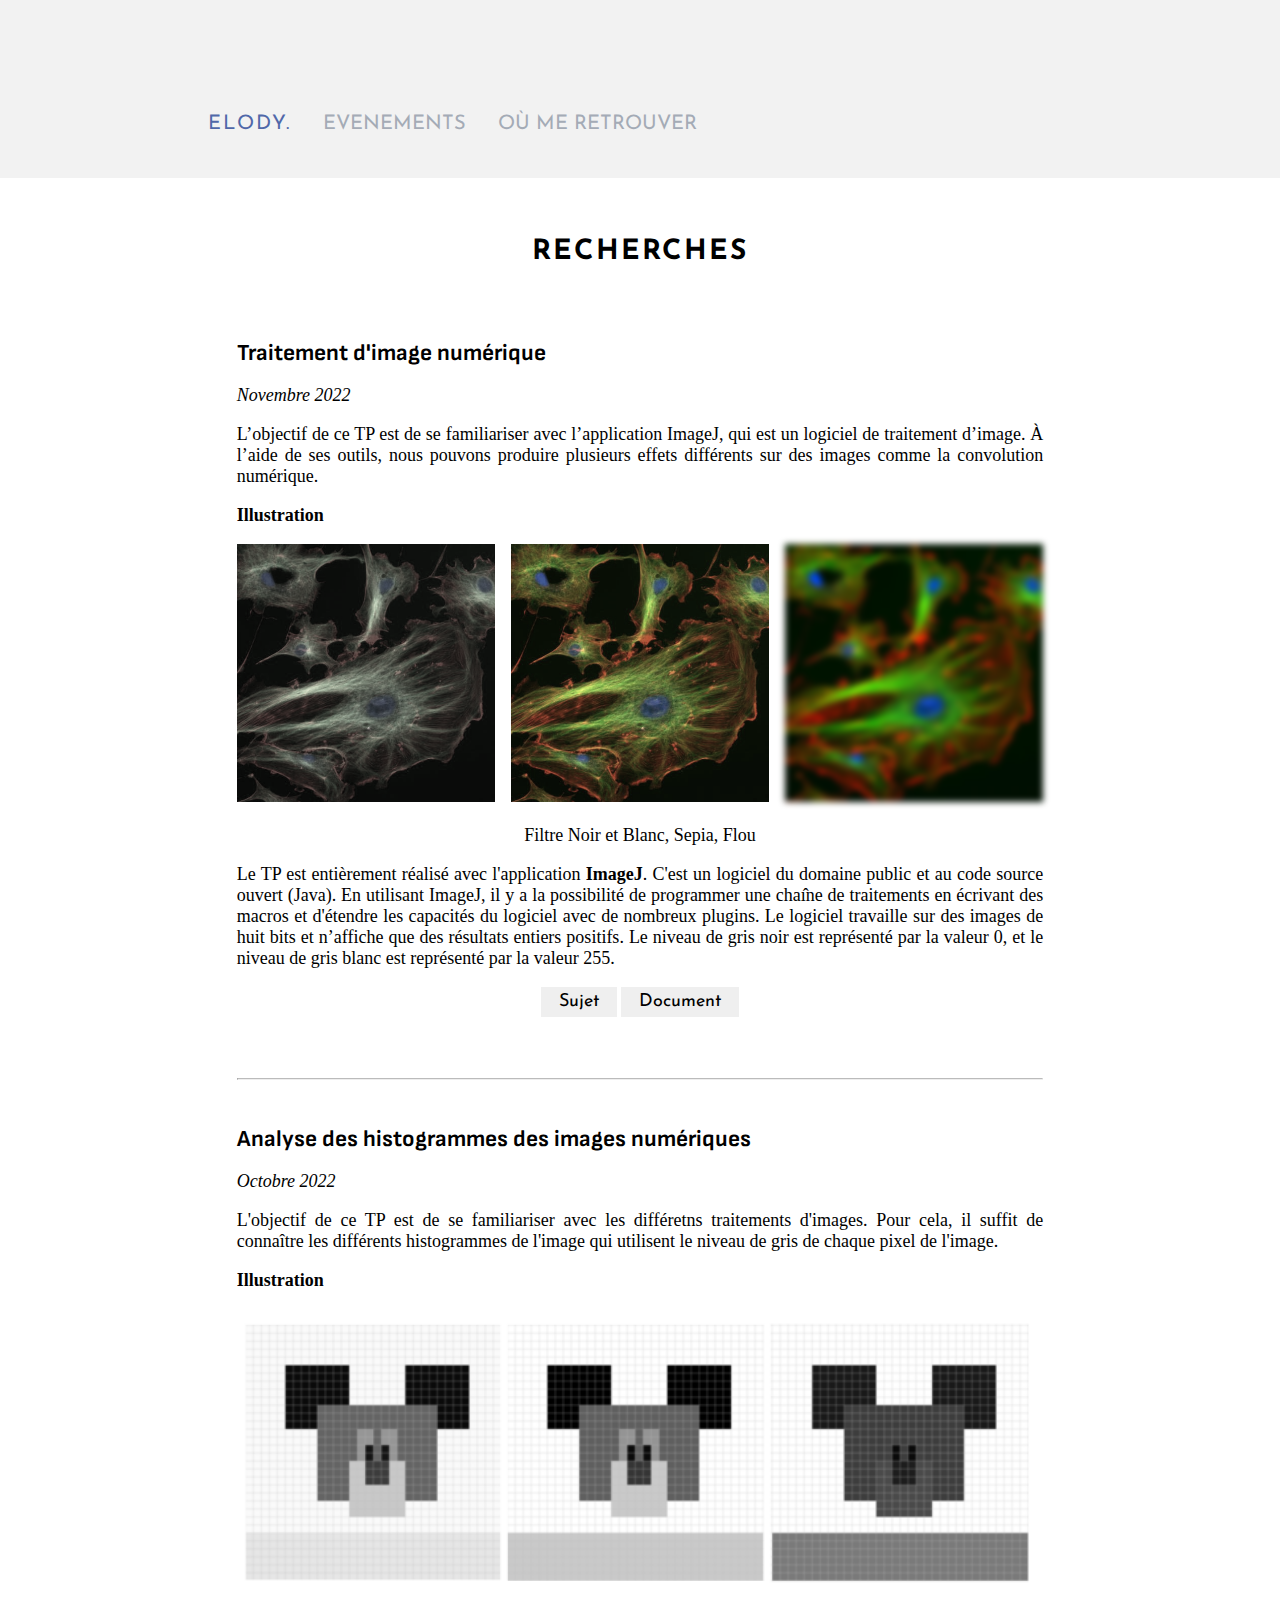
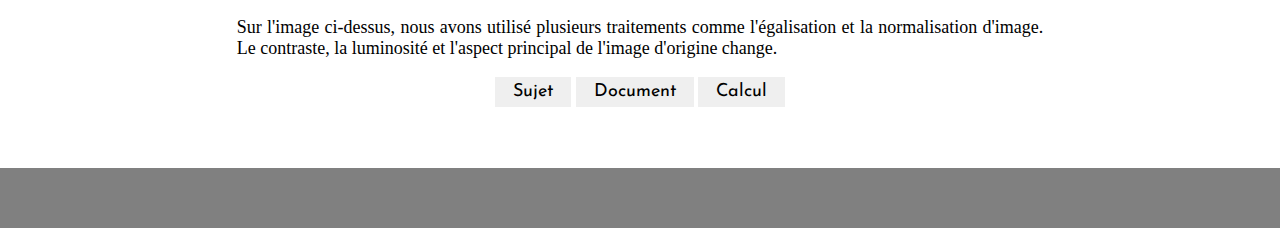
<file: S2/Programmation Web/TP/TP1-2/index.html>
<!DOCTYPE html>
<html>

    <head>

        <!-- INCLUDE GOOGLE FONT -->
        <link rel="preconnect" href="https://fonts.googleapis.com">
        <link rel="preconnect" href="https://fonts.gstatic.com" crossorigin>
        <link href="https://fonts.googleapis.com/css2?family=Abel&family=Josefin+Sans:wght@600&family=Sofia+Sans:ital,wght@1,600&display=swap" rel="stylesheet">


        <!-- INCLUDE STYLE CSS -->
        <link href="style.css" rel="stylesheet">

        <title>ELODY</title>
    </head>


    <body>

        <!-- NAVIGATION BAR -->
        <nav>
            <ul>
                <li><a href="index.html" class="nav_home">ELODY.</a></li>
                <li><a href="events.html">EVENEMENTS</a></li>
                <li><a href="contact.html">OÙ ME RETROUVER</a></li>
            </ul>
        </nav>


        <!-- CONTENU DE LA PAGE -->
        <div class="main">
            <h3>RECHERCHES</h3>

            <!-- LISTE DES ARTICLES -->
            <div class="article">
                <h5 class="article_titre">Traitement d'image numérique</h5>
                <p><em>Novembre 2022</em></p>

                <p>L’objectif de ce TP est de se familiariser avec l’application ImageJ, qui est un logiciel de traitement d’image. À l’aide de ses outils, nous pouvons produire plusieurs effets différents sur des images comme la convolution numérique.</p>

                <p><b>Illustration</b></p>

                <div class="elem_center">
                    <img src="medias/fluo.jpg" style="filter : grayscale(90%); width: 32%; float:left;">
                    <img src="medias/fluo.jpg" style="filter: sepia(60%); width: 32%;">
                    <img src="medias/fluo.jpg" style="filter: blur(3px); width: 32%; float: right;">
                    <p>Filtre Noir et Blanc, Sepia, Flou</p>
                </div>

                <p>Le TP est entièrement réalisé avec l'application <b>ImageJ</b>. C'est un logiciel du domaine public et au code source ouvert (Java). En utilisant ImageJ, il y a la possibilité de programmer une chaı̂ne de traitements en écrivant des macros et d'étendre les capacités du logiciel avec de nombreux plugins. Le logiciel travaille sur des images de huit bits et n’affiche que des résultats entiers positifs. Le niveau de gris noir est représenté par la valeur 0, et le niveau de gris blanc est représenté par la valeur 255.</p>

                <div class="elem_center">
                    <a href="medias/tp2_2022.pdf"><button>Sujet</button></a>
                    <a href="medias/tp2_sol.pdf"><button>Document</button></a>
                </div>
            </div>

            <hr class="separator">

            <div class="article">
                <h5 class="article_titre">Analyse des histogrammes des images numériques</h5>
                <p><em>Octobre 2022</em></p>

                <p>L'objectif de ce TP est de se familiariser avec les différetns traitements d'images. Pour cela, il suffit de connaître les différents histogrammes de l'image qui utilisent le niveau de gris de chaque pixel de l'image.</p>

                <p><b>Illustration</b></p>

                <div class="elem_center">
                    <img src="medias/tp1_img.png" style="width: 100%">
                </div>

                <p>Sur l'image ci-dessus, nous avons utilisé plusieurs traitements comme l'égalisation et la normalisation d'image. Le contraste, la luminosité et l'aspect principal de l'image d'origine change.</p>

                <div class="elem_center">
                    <a href="medias/tp1_2022.pdf"><button>Sujet</button></a>
                    <a href="medias/tp1_sol.pdf"><button>Document</button></a>
                    <a href="medias/excel_tp1.ods"><button>Calcul</button></a>
                </div>
            </div>
        </div>

        
        <!-- FOOTER -->
        <footer></footer>

    </body>
</html>
</file>
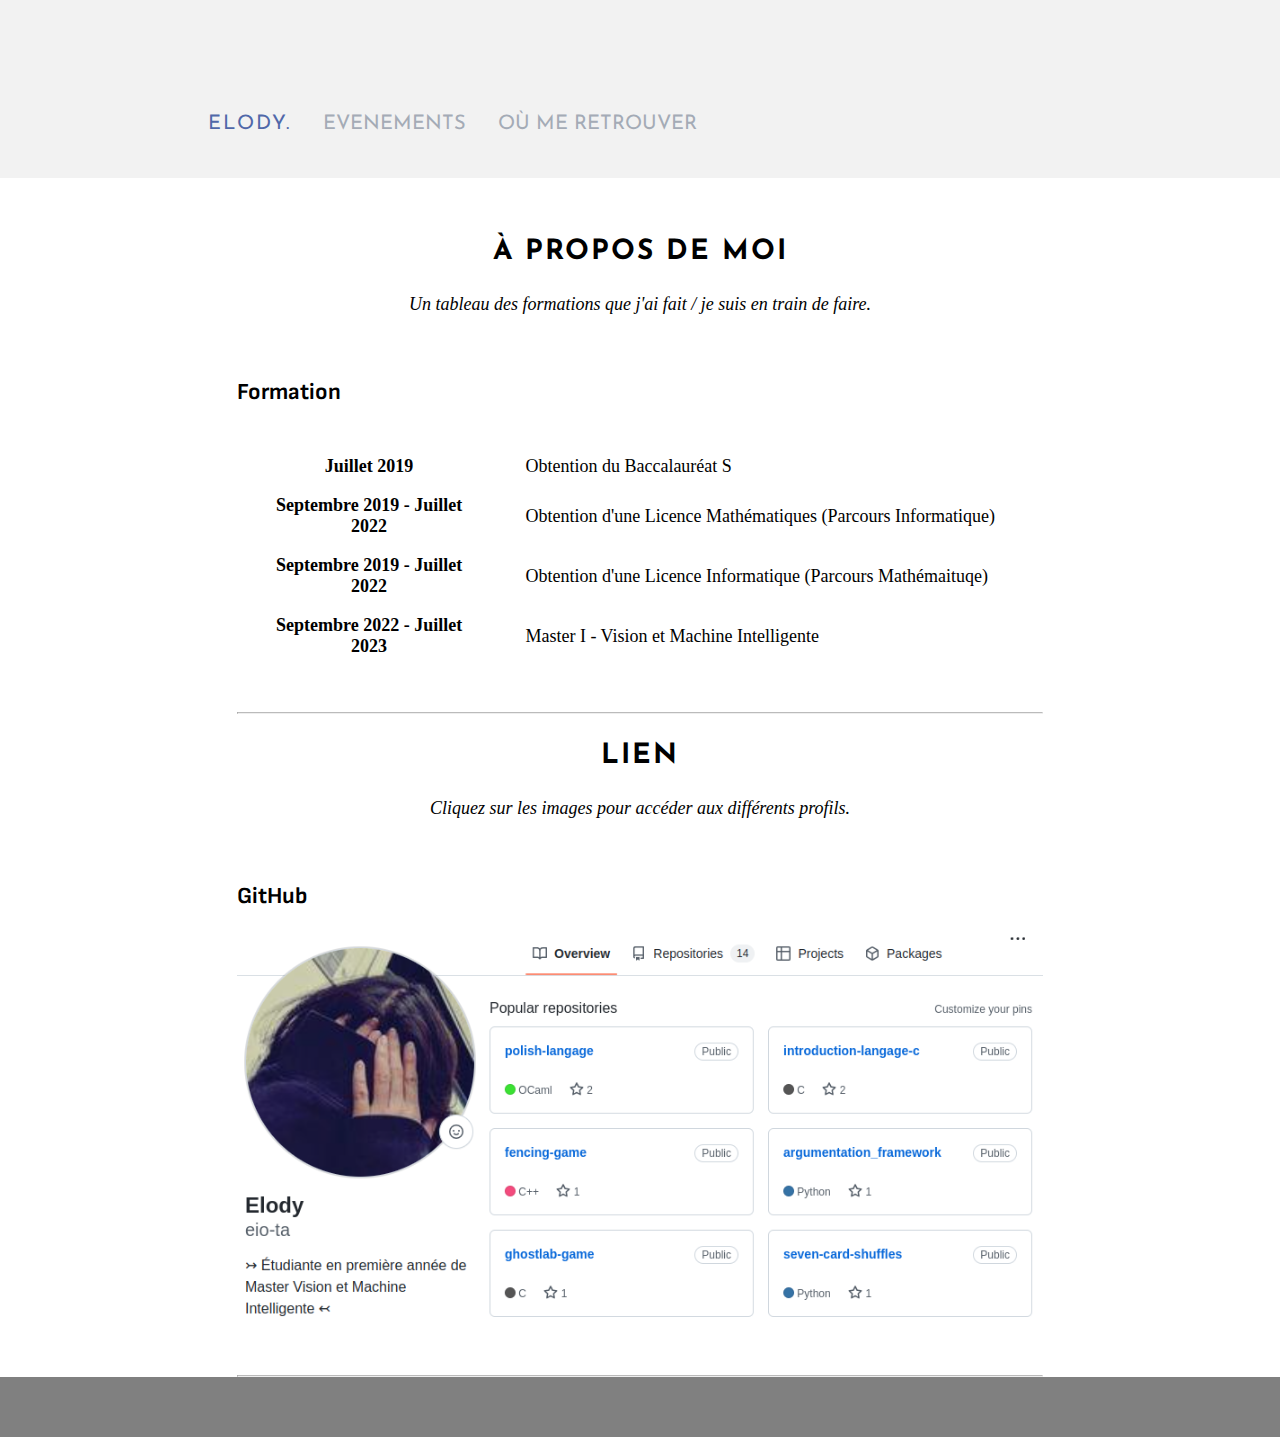
<file: S2/Programmation Web/TP/TP1-2/contact.html>
<!DOCTYPE html>
<html>

    <head>

        <!-- INCLUDE GOOGLE FONT -->
        <link rel="preconnect" href="https://fonts.googleapis.com">
        <link rel="preconnect" href="https://fonts.gstatic.com" crossorigin>
        <link href="https://fonts.googleapis.com/css2?family=Abel&family=Josefin+Sans:wght@600&family=Sofia+Sans:ital,wght@1,600&display=swap" rel="stylesheet">


        <!-- INCLUDE STYLE CSS -->
        <link href="style.css" rel="stylesheet">

        <title>ELODY</title>
    </head>


    <body>

        <!-- NAVIGATION BAR -->
        <nav>
            <ul>
                <li><a href="index.html" class="nav_home">ELODY.</a></li>
                <li><a href="events.html">EVENEMENTS</a></li>
                <li><a href="contact.html">OÙ ME RETROUVER</a></li>
            </ul>
        </nav>


        <!-- CONTENU DE LA PAGE -->
        <div class="main">
            <h3>À PROPOS DE MOI</h3>
            <p class="elem_center"><em>Un tableau des formations que j'ai fait / je suis en train de faire.</em></p>

            <div class="article">
                <h5 class="article_titre">Formation</h5>

                <table>
                    <tr>
                        <td class="elem_center"><b>Juillet 2019</b></td>
                        <td>Obtention du Baccalauréat S</td>
                    </tr>
                    <tr>
                        <td class="elem_center"><b>Septembre 2019 - Juillet 2022</b></td>
                        <td>Obtention d'une Licence Mathématiques (Parcours Informatique)</td>
                    </tr>
                    <tr>
                        <td class="elem_center"><b>Septembre 2019 - Juillet 2022</b></td>
                        <td>Obtention d'une Licence Informatique (Parcours Mathémaituqe)</td>
                    </tr>
                    <tr>
                        <td class="elem_center"><b>Septembre 2022 - Juillet 2023</b></td>
                        <td>Master I - Vision et Machine Intelligente</td>
                    </tr>
                </table>
            </div>

            <hr class="separator">

            <h3>LIEN</h3>
            <p class="elem_center"><em>Cliquez sur les images pour accéder aux différents profils.</em></p>

            <div class="article">
                <h5 class="article_titre">GitHub</h5>
                <br>
                <a href="https://github.com/eio-ta"><img src="medias/github.png" style="width: 100%;"></a>
                <br>
            </div>

            <hr class="separator">
        </div>
    
        
        <!-- FOOTER -->
        <footer></footer>

    </body>
</html>
</file>
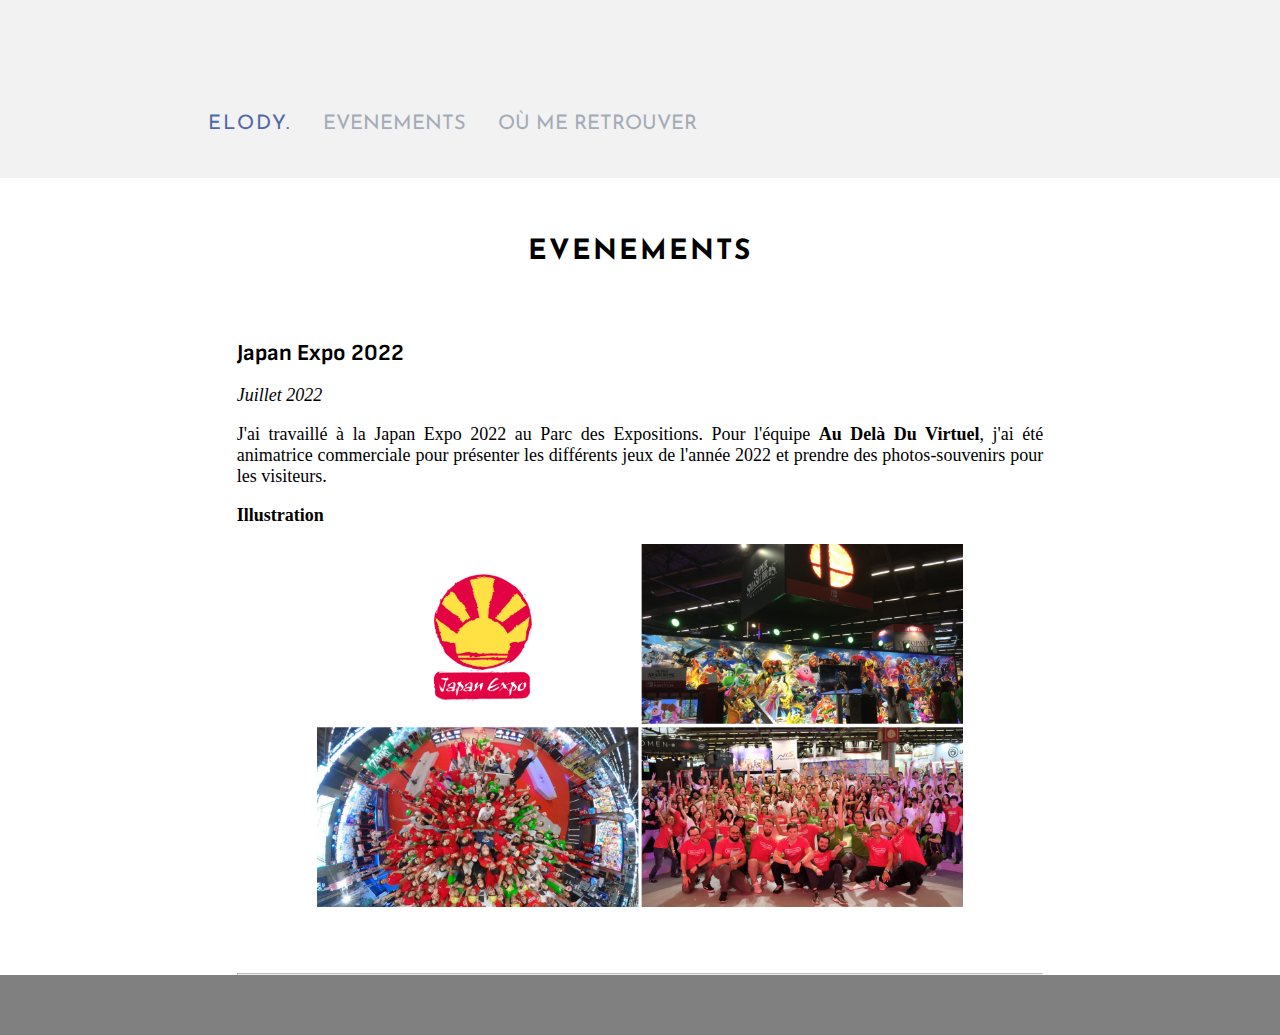
<file: S2/Programmation Web/TP/TP1-2/events.html>
<!DOCTYPE html>
<html>

    <head>

        <!-- INCLUDE GOOGLE FONT -->
        <link rel="preconnect" href="https://fonts.googleapis.com">
        <link rel="preconnect" href="https://fonts.gstatic.com" crossorigin>
        <link href="https://fonts.googleapis.com/css2?family=Abel&family=Josefin+Sans:wght@600&family=Sofia+Sans:ital,wght@1,600&display=swap" rel="stylesheet">


        <!-- INCLUDE STYLE CSS -->
        <link href="style.css" rel="stylesheet">

        <title>ELODY</title>
    </head>


    <body>

        <!-- NAVIGATION BAR -->
        <nav>
            <ul>
                <li><a href="index.html" class="nav_home">ELODY.</a></li>
                <li><a href="events.html">EVENEMENTS</a></li>
                <li><a href="contact.html">OÙ ME RETROUVER</a></li>
            </ul>
        </nav>


        <!-- CONTENU DE LA PAGE -->
        <div class="main">
            <h3>EVENEMENTS</h3>

            <!-- LISTE DES ARTICLES -->
            <div class="article">
                <h5 class="article_titre">Japan Expo 2022</h5>
                <p><em>Juillet 2022</em></p>

                <p>J'ai travaillé à la Japan Expo 2022 au Parc des Expositions. Pour l'équipe <b>Au Delà Du Virtuel</b>, j'ai été animatrice commerciale pour présenter les différents jeux de l'année 2022 et prendre des photos-souvenirs pour les visiteurs.</p>

                <p><b>Illustration</b></p>

                <div class="elem_center">
                    <img src="medias/JE - 2022.png" style="width: 80%">
                </div>
            </div>

            <hr class="separator">
        </div>
        
        
        <!-- FOOTER -->
        <footer></footer>

    </body>
</html>
</file>
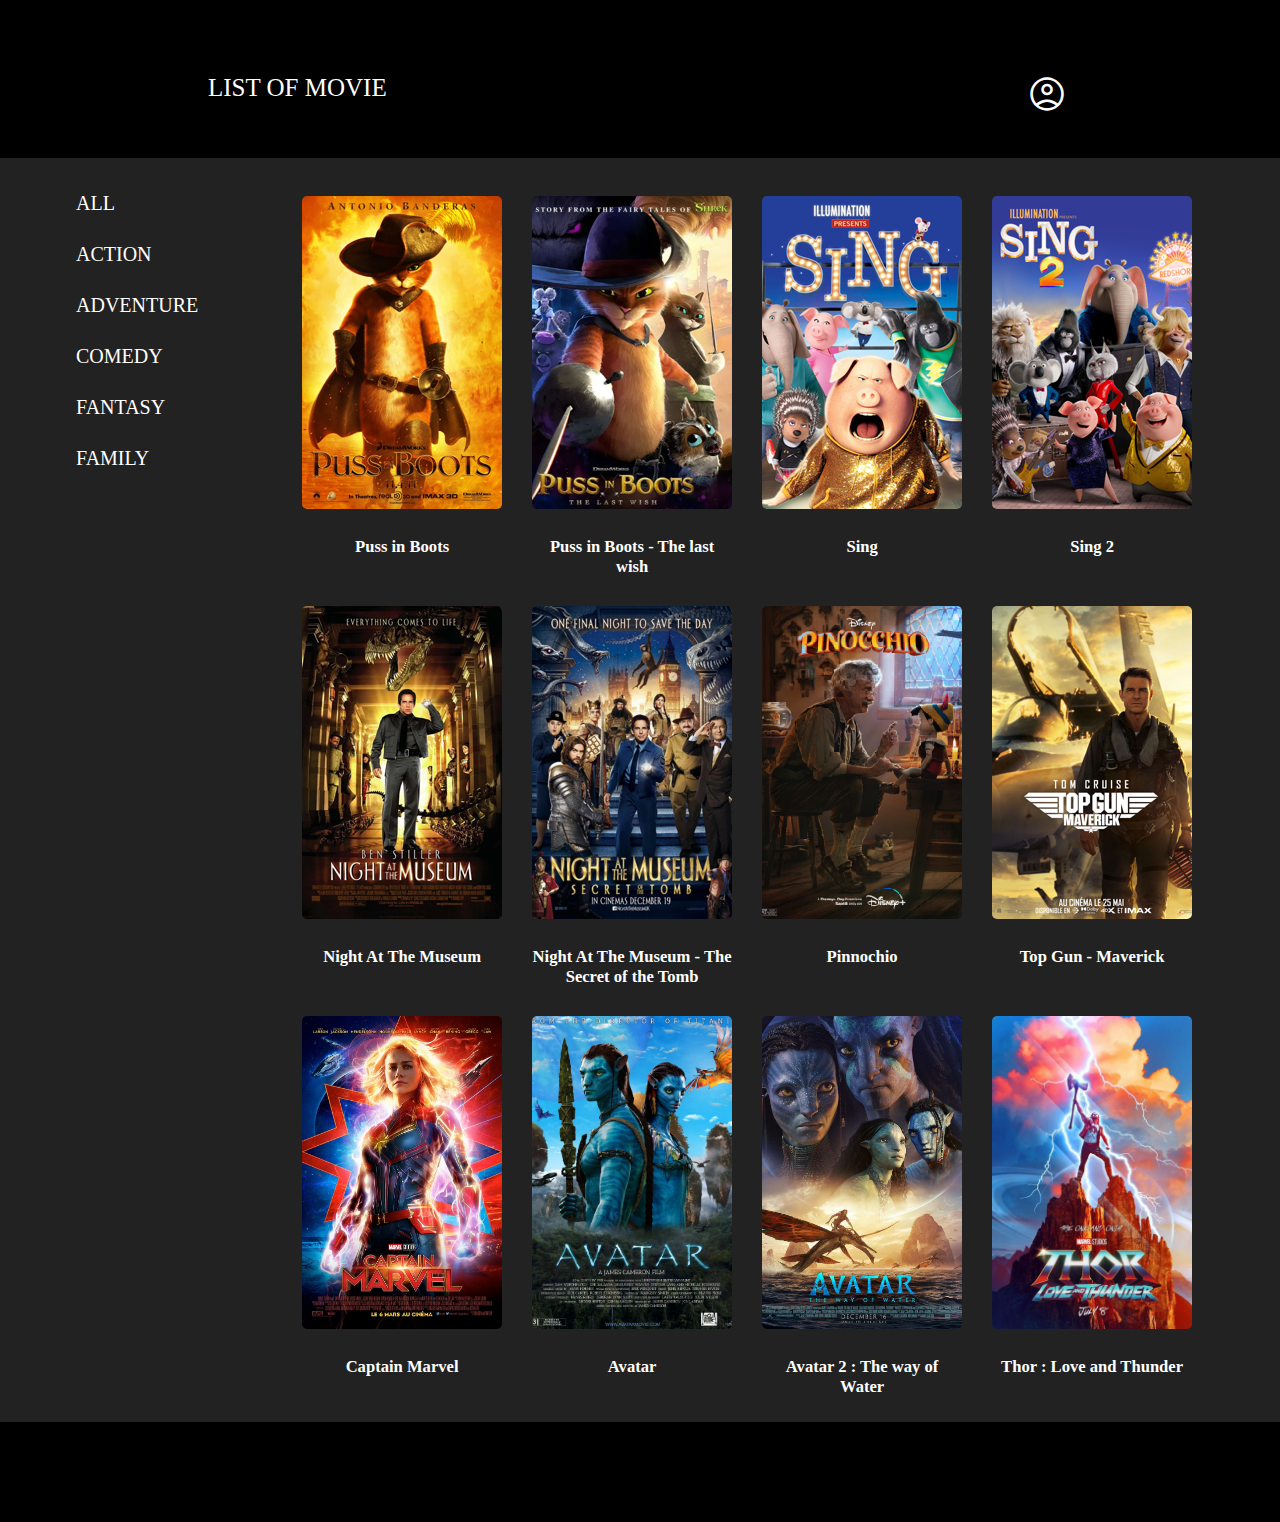
<file: S2/Programmation Web/TP/TP3-4/sub-page.html>
<!DOCTYPE html>
<html>
    <head>

        <!-- INCLUDE GOOGLE FONT -->
        <link rel="preconnect" href="https://fonts.googleapis.com">
        <link rel="preconnect" href="https://fonts.gstatic.com" crossorigin>
        <link href="https://fonts.googleapis.com/css2?family=Cookie&family=Permanent+Marker&display=swap" rel="stylesheet">


        <!-- INCLUDE GOOGLE ICON -->
        <link rel="stylesheet" href="https://fonts.googleapis.com/css2?family=Material+Symbols+Outlined:opsz,wght,FILL,GRAD@20..48,100..700,0..1,-50..200" />


        <!-- INCLUDE STYLE CSS -->
        <link href="style.css" rel="stylesheet">

        <title>LIST</title>
    </head>


    <body>


        <!-- MAIN NAVIGATION BAR -->
        <ul class="main-nav">
            <li><a href="sub-page.html">List of Movie</a></li>
            <li class="nav-right"><a href="index.html"><span class="material-symbols-outlined icon_person">account_circle</span></a></li>
        </ul>


        <!-- SECOND NAVIGATION BAR -->
        <ul class="nav-sub elem-center">
            <li><a id="all">ALL</a></li>
            <li><a id="action">Action</a></li>
            <li><a id="adventure">Adventure</a></li>
            <li><a id="comedy">Comedy</a></li>
            <li><a id="fantasy">Fantasy</a></li>
            <li><a id="family">Family</a></li>
        </ul>


        <div class="separator"></div>


        <!-- LIST OF THE MOVIES -->
        <div>
            <ul class="image-gallery elem-center">
                <li class="action animation comedy family">
                    <img src="medias/movies/02.png">
                    <h5>Puss in Boots</h5>
                </li>

                <li class="action animation comedy family">
                    <img src="medias/movies/01.png">
                    <h5>Puss in Boots - The last wish</h5>
                </li>
                
                <li class="animation adventure comedy family">
                    <img src="medias/movies/03.png">
                    <h5>Sing</h5>
                </li>

                <li class="animation adventure comedy family">
                    <img src="medias/movies/04.png">
                    <h5>Sing 2</h5>
                </li>

                <li class="action fantasy comedy">
                    <img src="medias/movies/06.png">
                    <h5>Night At The Museum</h5>
                </li>

                <li class="action fantasy comedy">
                    <img src="medias/movies/05.png">
                    <h5>Night At The Museum - The Secret of the Tomb</h5>
                </li>

                <li class="adventure fantasy family">
                    <img src="medias/movies/07.png">
                    <h5>Pinnochio</h5>
                </li>

                <li class="adventure action">
                    <img src="medias/movies/08.png">
                    <h5>Top Gun - Maverick</h5>
                </li>

                <li class="adventure action fantasy">
                    <img src="medias/movies/09.jpg" width="200"
                    height="313">
                    <h5>Captain Marvel</h5>
                </li>

                <li class="adventure action fantasy family">
                    <img src="medias/movies/11.jpg" width="200"
                    height="313">
                    <h5>Avatar</h5>
                </li>

                <li class="adventure action fantasy family">
                    <img src="medias/movies/10.jpg" width="200"
                    height="313">
                    <h5>Avatar 2 : The way of Water</h5>
                </li>

                <li class="adventure action fantasy family comedy">
                    <img src="medias/movies/12.jpg" width="200"
                    height="313">
                    <h5>Thor : Love and Thunder</h5>
                </li>
            </ul>
        </div>


        <!-- FOOTER -->
        <footer></footer>


        <!-- INCLUDE JS -->
        <script src="app.js"></script>

    </body>

</html>
</file>
<file: S2/Programmation Web/TP/TP1-2/style.css>
/* GENERAL INFORMATION */

body {
    margin: 0;
    background-color: white;
}



/* NAVIGATION BAR */

ul {
    list-style-type: none;
    margin: 0;
    padding: 100px 15% 30px 15%;
    overflow: hidden;
    background-color: #F2F2F2;
}

li {
    float: left;
}

li a {
    display: block;
    color: #a4abb6;
    padding: 14px 16px;
    font-family: 'Josefin Sans', sans-serif;
    font-size: 20px;
}

li a:hover {
    color: #5068A9;
}

.nav_home {
    color:#5068A9;
    letter-spacing: 2px;
}



/* MAIN BODY */

.main {
    margin: 60px 15% 0 15%;
    font-size: 18px;
    background-color: white;
}

.article {
    padding: 5%;
    text-align: justify;
}

.article_titre {
    margin: 0;
    font-family: 'Sofia Sans', sans-serif;
    font-size: 23px;
    text-align: left;
}

.elem_center {
    text-align: center;
    margin : 2% 0;
}

.separator {
    border-top: 1px solid #bbb;
    margin: 0 5%;
}


/* ELEMENTS */

button {
    font-family: 'Josefin Sans', sans-serif;
    padding: 6px 18px;
    border: none;
}

footer {
    height: 60px;
    background-color: grey;
}

h3 {
    text-align: center;
    letter-spacing: 2px;
    font-size: 28px;
    font-family: 'Josefin Sans', sans-serif;
}

p, button {
    font-size: 18px;
}

table {
    margin-top: 5%;
    font-size: 18px;
    width: 100%;
    text-align: center;
}

td {
    padding: 1% 3%;
    text-align: left;
}

a {
    text-decoration: none;
}
</file>
<file: S2/Programmation Web/TP/TP3-4/style.css>
/* GENERAL INFORMATION */

body {
    margin: 0;
    background-color: #222;
    color: white;
    font-size: 20px;
    font-family: 'Amatic SC', cursive;
}



/* MAIN NAVIGATION BAR */

.main-nav {
    list-style: none;
    margin: 0;
    padding: 60px 15% 20px 15%;
    overflow: hidden;
    background-color: black;
}

li a {
    float: left;
    text-align: center;
    padding: 14px 16px;
    text-decoration: 20px;
    font-size: 25px;
    color: white;
    text-transform: uppercase;
}

.nav-right {
    float: right;
}



/* SECOND NAVIGATION BAR */

.nav-sub {
    list-style-type: none;
    width: 5%;
    height: 100%;
    margin-left: 20px;
    background-color: #222;
}

.nav-sub li a {
    font-size: 20px;
}



/* CAROUSEL SLIDER MOVIE */

.slider-movie {
    position: relative;
    height: 500px;
    width: 100%;
    margin: 0;
}

.slider-arrow {
    position: absolute;
    height: 100%;
    width: 100%;
    z-index: 1;
    top: 0;
    left: 0;
    font-size: 3rem;
}

.material-symbols-outlined {
    font-variation-settings: 'FILL' 0, 'wght' 400, 'GRAD' 0, 'opsz' 48;
    font-size: 40px;
    margin-top: 230px;
    background-color: white;
    color: black;
    opacity: 0.5;
}

#right {
    float: right;
    padding-right: 0.25rem;
    border-radius: 2rem 0 0 2rem;
}

#left {
    border-radius: 0 2rem 2rem 0;
    padding-left: 0.25rem;
}

.slider-content {
    position: absolute;
    height: 100%;
    width: 100%;
    top: 0;
    left: 0;
    background-color: black;
}

.slide img {
    width: 100%;
    height: 500px;
    opacity: 0.6;
}

.slider-text {
    position: absolute;
    margin-left: 12%;
    margin-top: 70px;
    width: 40%;
    z-index: 2;
    text-align: justify;
}

.slider-text h3 {
    font-size: 45px;
    margin-bottom: 1%;
    font-family: 'Permanent Marker', cursive;
}

.slider-text p {
    margin-bottom: 2%;
}

.slide-text:nth-child(2) {
    display: none;
}

.slide:nth-child(2) {
    display: none;
}

.slide-text:nth-child(3) {
    display: none;
}

.slide:nth-child(3) {
    display: none;
}

.icon_person {
    opacity: 1;
    background-color: inherit;
    margin-top: 0;
    color: white;
    width: 50px;
    height: 50px;
    text-align: center;
}



/* IMAGE GALLERY */

.image-gallery {
    display: flex;
    flex-wrap: wrap;
    justify-content: center;
    list-style: none;
    padding: 0px;
    gap: 30px;
    padding: 0 2%;
}

.image-gallery li {
    width: 200px;
    height: 380px;
}
  
.image-gallery li img {
    object-fit: cover;
    vertical-align: middle;
    border-radius: 5px;
}



/* SLIDER IMAGE */


.slide-image {
    display: inline-block;
    list-style-type: none;
    display: inline-block;
}

#slider-image {
    list-style-type: none;
    margin: 0;
    padding: 0;
    overflow-x: scroll;
    overflow-y: hidden;
    width: 100%;
    white-space: nowrap;
}

#slider-image::-webkit-scrollbar {
    display: none;
}



/* ELEMENTS */

.elem-center {
    text-align: center;
}

.separator {
    margin-top: 3%;
}

footer {
    width: 100%;
    height: 100px;
    margin-top: 2%;
    left: 0;
    bottom: 0;
    background-color: black;
}

h1 {
    margin: 40px 0 40px 10%;
    font-size: 25px;
    font-weight: 100;
    text-transform: uppercase;
    font-weight: bolder;
}
</file>
